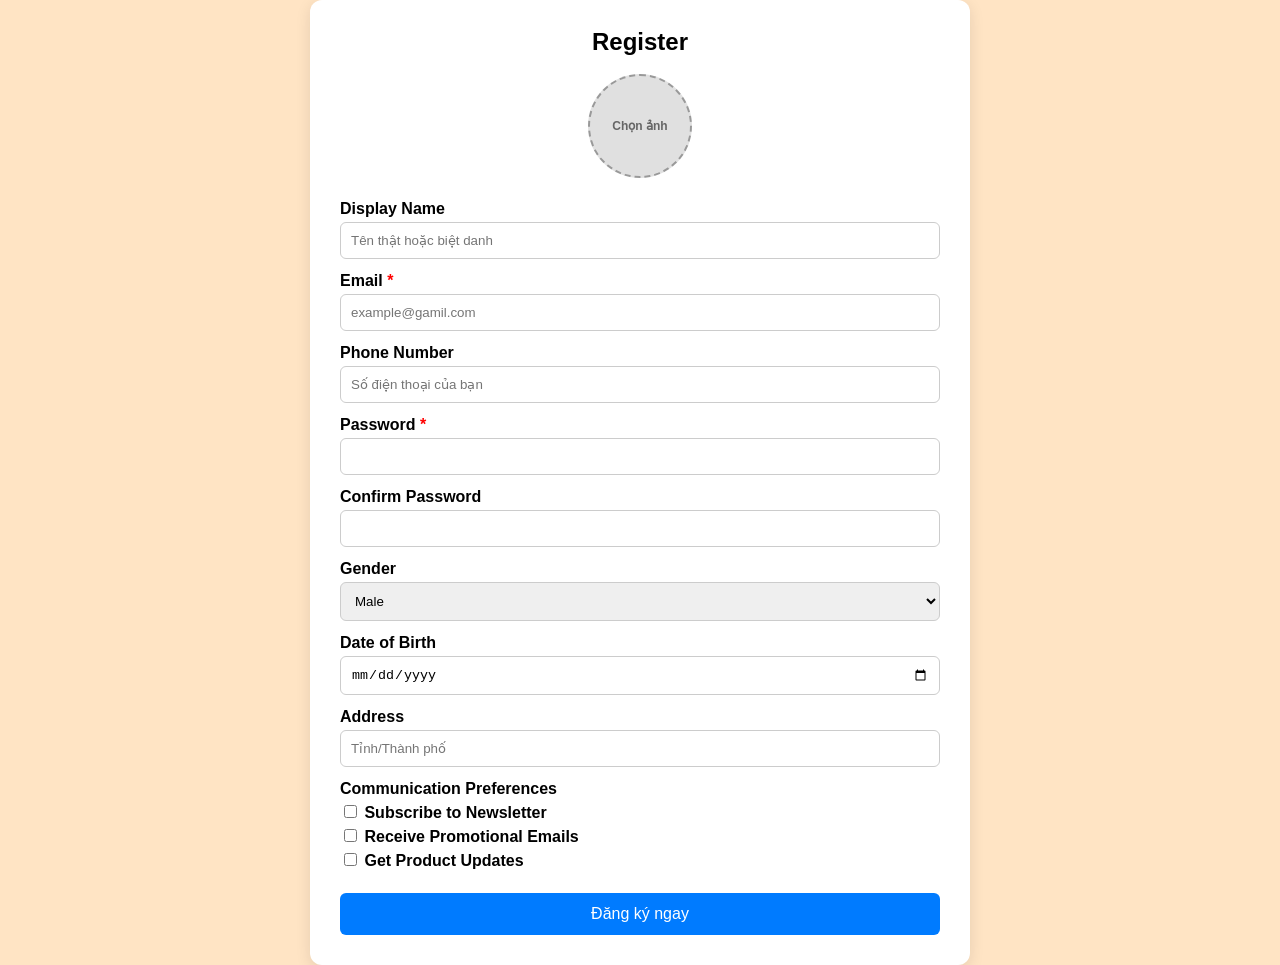
<file: form-interactive.html>
<!doctype html>
<html lang="en">
    <head>
        <meta charset="UTF-8" />
        <meta name="viewport" content="width=device-width, initial-scale=1.0" />
        <link rel="stylesheet" href="./assets/css/reset.css" />
        <link rel="stylesheet" href="./assets/css/style.css" />
        <title>Register</title>
    </head>
    <body id="form">
        <div class="form-container">
            <h1 style="text-align: center">Register</h1>
            <form class="register" action="" autocomplete="off">
                <div class="avatar">
                    <label for="avatar"
                        ><div class="avatar-input">Chọn ảnh</div></label
                    >
                    <input type="file" name="" id="avatar" accept="image/*" />
                </div>

                <div class="form-group">
                    <label for="display-name"> Display Name </label>
                    <input
                        type="text"
                        id="display-name"
                        spellcheck="false"
                        placeholder="Tên thật hoặc biệt danh"
                    />
                </div>

                <div class="form-group">
                    <label for="email" class="required">Email</label>
                    <input
                        type="email"
                        name=""
                        id="email"
                        spellcheck="false"
                        placeholder="example@gamil.com"
                        
                    />
                </div>

                <div class="form-group">
                    <label for="phone">Phone Number</label>
                    <input
                        type="tel"
                        id="phone"
                        name=""
                        spellcheck="false"
                        placeholder="Số điện thoại của bạn"
                        
                    />
                </div>

                <div class="form-group">
                    <label for="password" class="required">Password</label>
                    <input type="password" name="" id="password" />
                </div>

                <div class="form-group">
                    <label for="confirm-password">Confirm Password</label>
                    <input type="password" name="" id="confirm-password" />
                </div>

                <div class="form-group">
                    <label for="gender">Gender</label>
                    <select id="gender" name="">
                        <option value="male">Male</option>
                        <option value="female">Female</option>
                        <option value="other">Other</option>
                    </select>
                </div>

                <div class="form-group">
                    <label for="dob">Date of Birth</label>
                    <input type="date" id="dob" name="" />
                </div>

                <div class="form-group">
                    <label for="address">Address</label>
                    <input
                        type="text"
                        id="address"
                        name=""
                        spellcheck="false"
                        placeholder="Tỉnh/Thành phố"
                    />
                </div>

                <div class="form-group">
                    <label>Communication Preferences</label>
                    <div class="checkbox-group">
                        <label>
                            <input type="checkbox" name="" />
                            Subscribe to Newsletter
                        </label>
                        <label>
                            <input type="checkbox" name="" /> Receive
                            Promotional Emails
                        </label>
                        <label>
                            <input type="checkbox" name="" /> Get Product
                            Updates
                        </label>
                    </div>
                </div>

                <button type="submit">Đăng ký ngay</button>
            </form>
        </div>
    </body>
</html>
</file>
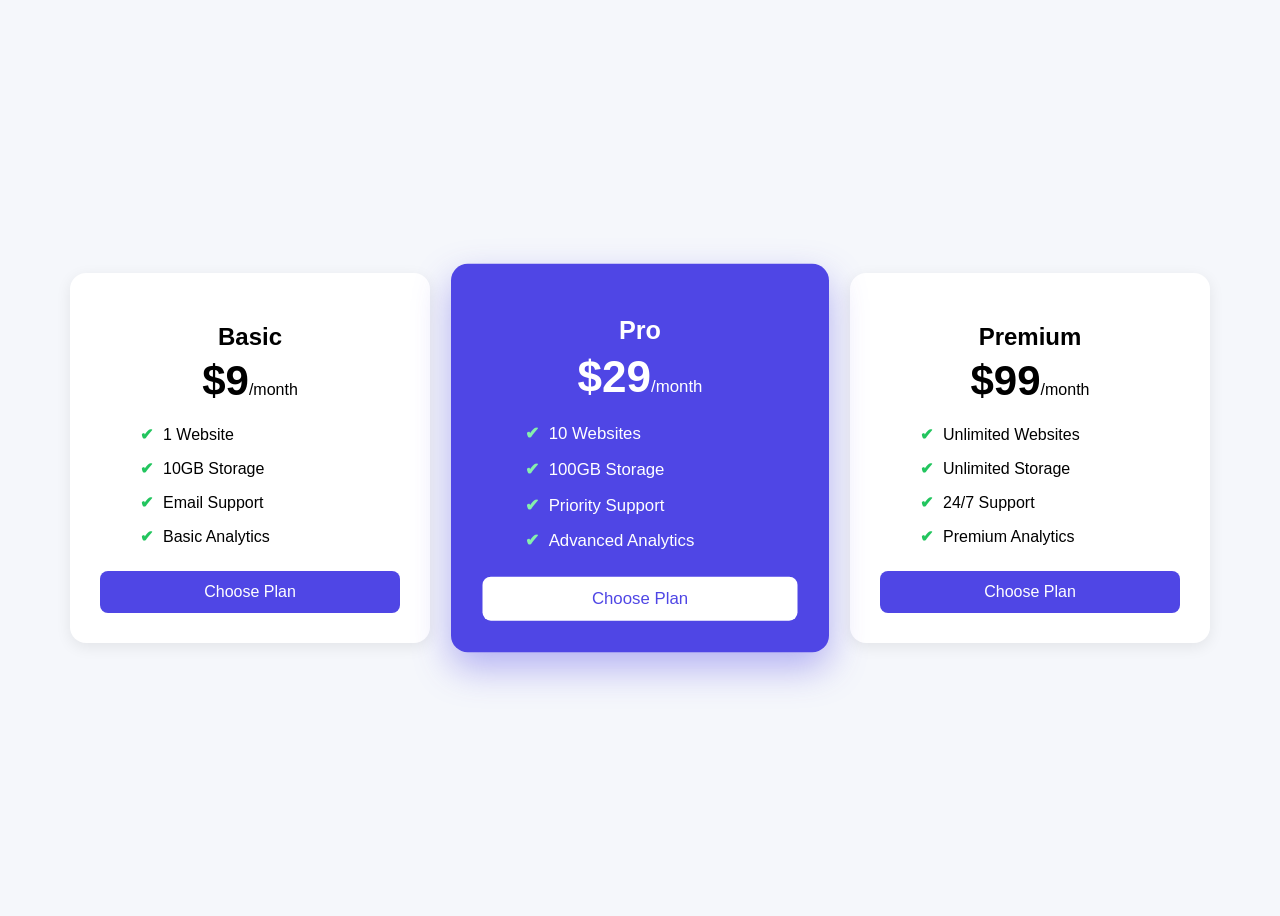
<file: pricing-table.html>
<!DOCTYPE html>
<html lang="en">
<head>
    <meta charset="UTF-8">
    <meta name="viewport" content="width=device-width, initial-scale=1.0">
    <link rel="stylesheet" href="./assets/css/style.css">
    <title>Pricing Table</title>
</head>
<body id="table">
    <section class="pricing">
        <div class="pricing-card">
            <h2>Basic</h2>
            <p class="price">$9<span>/month</span></p>

            <ul class="features">
                <li>1 Website</li>
                <li>10GB Storage</li>
                <li>Email Support</li>
                <li>Basic Analytics</li>
            </ul>

            <button>Choose Plan</button>
        </div>

        <div class="pricing-card">
            <h2>Pro</h2>
            <p class="price">$29<span>/month</span></p>

            <ul class="features">
                <li>10 Websites</li>
                <li>100GB Storage</li>
                <li>Priority Support</li>
                <li>Advanced Analytics</li>
            </ul>

            <button>Choose Plan</button>
        </div>

        <div class="pricing-card">
            <h2>Premium</h2>
            <p class="price">$99<span>/month</span></p>

            <ul class="features">
                <li>Unlimited Websites</li>
                <li>Unlimited Storage</li>
                <li>24/7 Support</li>
                <li>Premium Analytics</li>
            </ul>

            <button>Choose Plan</button>
        </div>
    </section>
</body>
</html>
</file>
<file: assets/css/style.css>
/* Common */
body {
    font-family: Arial, Helvetica, sans-serif;
}
h1 {
    font-size: 1.5em;
    font-weight: bold;
}
strong,
b {
    font-weight: bold;
}
p {
    line-height: 20px;
}
/* ======================================= */

/* Menu */
#menu .nav-bar {
    background-color: #3e5cca;
    max-width: 1920px;
    margin: 0 auto;
}
#menu .menu {
    display: flex;
    padding: 0 40px;
    justify-content: center;
}
#menu .menu li:first-of-type a {
    background-color: white;
    color: black;
}
#menu .menu a {
    display: block;
    padding: 30px 40px;
    text-decoration: none;
    color: white;
    font-weight: bold;
}
#menu .menu a:hover {
    background-color: white;
    color: #333;
}
#menu .menu a:active{
    background-color: blanchedalmond;
    color: rgb(99, 179, 135);
}
#menu .menu li {
    position: relative;
}
#menu .menu li::after {
    content: "";
    position: absolute;
    right: 0;
    top: 25%;
    width: 1px;
    height: 50%;
    background-color: rgba(255, 255, 255, 0.5);
}
#menu .menu li:last-child::after {
    display: none;
}
#menu .menu a::before {
    content: "😀";
    margin-right: 8px;
    font-size: 12px;
}

/* =================================================== */
/* Form */
#form {
    background-color: bisque;
}
#form label {
    display: block;
    font-weight: bold;
    margin-bottom: 5px;
}
#form .form-container {
    max-width: 600px;
    margin: 0 auto;
    background: white;
    padding: 30px;
    border-radius: 12px;
    box-shadow: 0 4px 15px rgba(0, 0, 0, 0.1);
    width: 100%;
}
#form .avatar {
    text-align: center;
    margin-top: 20px;
    margin-bottom: 20px;
}
#form .avatar-input {
    width: 100px;
    height: 100px;
    border-radius: 50%;
    background: #e0e0e0;
    display: inline-block;
    cursor: pointer;
    border: 2px dashed #999;
    line-height: 100px;
    color: #666;
    font-size: 12px;
    overflow: hidden;
    text-align: center;
}
#form #avatar {
    display: none;
}
#form .form-group {
    margin-bottom: 14px;
}
#form input[type="text"],
#form input[type="email"],
#form input[type="tel"],
#form input[type="password"],
#form input[type="date"],
#form textarea,
#form select {
    width: 100%;
    padding: 10px;
    border: 1px solid #ccc;
    border-radius: 6px;
    box-sizing: border-box;
}
#form button {
    width: 100%;
    padding: 12px;
    background: #007bff;
    color: white;
    border: none;
    border-radius: 6px;
    cursor: pointer;
    font-size: 16px;
    margin-top: 10px;
}
#form input:focus,
#form select:focus,
#form textarea:focus {
    outline: none;
    border-color: #007bff;
    box-shadow: 0 0 5px rgba(0, 123, 255, 0.3);
}
#form input:invalid {
    border-color: red;
}
#form .required::after {
    content: " *";
    color: red;
}
#form button:hover {
    background-color: #0056b3;
}
#form button:active {
    transform: scale(0.97);
}
#form .form-container:focus-within {
    box-shadow: 0 0 20px rgba(0, 123, 255, 0.4);
}

/* ============================================== */
/* Table */
#table {
    font-family: Arial, sans-serif;
    background: #f5f7fb;
    min-height: 100vh;
    display: flex;
    justify-content: center;
    align-items: center;
}
#table .pricing {
    display: flex;
    gap: 30px;
}
#table .pricing-card {
    width: 300px;
    background: #fff;
    border-radius: 16px;
    padding: 30px;
    text-align: center;
    box-shadow: 0 4px 15px rgba(0, 0, 0, 0.08);
    transition: all 0.3s ease;
}
#table .pricing-card:hover {
    transform: translateY(-10px);
    box-shadow: 0 15px 35px rgba(0, 0, 0, 0.18);
}
#table .pricing-card:nth-child(2) {
    background: #4f46e5;
    color: white;
    transform: scale(1.05);
    box-shadow: 0 15px 35px rgba(79, 70, 229, 0.4);
}
#table .pricing-card:nth-child(2) button {
    background: white;
    color: #4f46e5;
}
#table .price {
    font-size: 42px;
    font-weight: bold;
    margin: 20px 0;
}
#table .price span {
    font-size: 16px;
    font-weight: normal;
}
#table .features {
    list-style: none;
    text-align: left;
    margin: 25px 0;
}
#table .features li {
    margin-bottom: 15px;
}
#table .features li::before {
    content: "✔";
    color: #22c55e;
    font-weight: bold;
    margin-right: 10px;
}
#table .pricing-card:nth-child(2) .features li::before {
    color: #86efac;
}
#table button {
    width: 100%;
    padding: 12px;
    border: none;
    border-radius: 8px;
    background: #4f46e5;
    color: white;
    font-size: 16px;
    cursor: pointer;
    transition: 0.3s;
}
#table button:hover {
    opacity: 0.9;
}
#table button:active {
    transform: scale(0.97);
}

/* ======================================================== */
/* Blog */
#blog {
    background: #f5f5f5;
    font-family: Arial, sans-serif;
    line-height: 1.7;
    padding: 40px 0;
}
#blog ::selection {
    background: #2563eb;
    color: white;
}
#blog .blog-post {
    max-width: 900px;
    margin: 0 auto;
    background: white;
    padding: 40px;
    border-radius: 12px;
}
#blog img {
    width: 100%;
    border-radius: 10px;
    margin: 20px 0 30px;
}
#blog :is(h1, h2, h3, h4):not(h1) {
    color: #2563eb;
    margin-top: 30px;
    margin-bottom: 10px;
}
#blog h1 {
    text-align: center;
    margin-bottom: 20px;
}
#blog .intro::first-letter {
    font-size: 4rem;
    float: left;
    line-height: 1;
    margin-right: 10px;
    font-weight: bold;
    color: #2563eb;
}
#blog p::first-line {
    font-weight: bold;
    color: #333;
}
#blog blockquote {
    position: relative;
    margin: 30px 0;
    padding: 20px 30px;
    background: #eef4ff;
    border-left: 5px solid #2563eb;
    font-style: italic;
}
#blog blockquote::before {
    content: "❝";
    font-size: 60px;
    position: absolute;
    top: -10px;
    left: -6px;
    color: #2563eb;
    opacity: 0.3;
}
#blog .comments {
    margin-top: 50px;
}
#blog .comment {
    padding: 15px;
    border-radius: 8px;
    margin-bottom: 15px;
    transition: all 0.3s ease;
}
#blog .comment:hover {
    box-shadow: 0 5px 15px rgba(0,0,0,.15);
}
#blog .comment:nth-of-type(odd) {
    background: #f8f9fa;
}
#blog .comment:nth-of-type(even) {
    background: #e8f1ff;
}
#blog .comment h4 {
    margin-bottom: 5px;
}
#blog .comment p::first-line {
    font-weight: normal;
    color: inherit;
}
</file>
